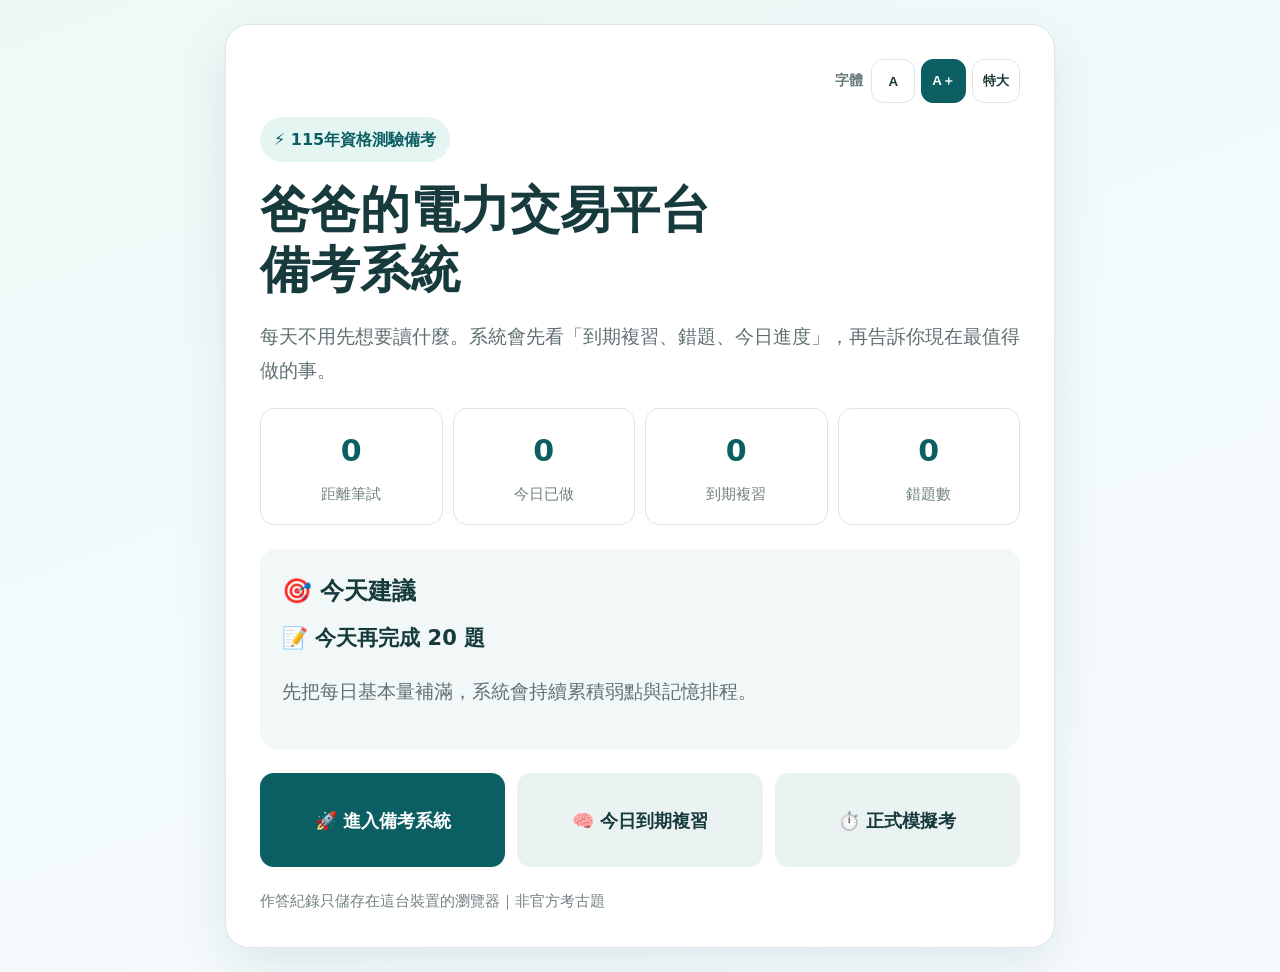
<file: index.html>
<!doctype html><html lang="zh-Hant"><head><meta charset="utf-8"><meta name="viewport" content="width=device-width,initial-scale=1"><title>台電備考系統</title><script>if(new URLSearchParams(location.search).get('study')!=='1'){location.replace('home.html')}</script><link rel="stylesheet" href="style.css"><link rel="stylesheet" href="accessibility.css"><script>try{document.documentElement.dataset.fontSize=localStorage.getItem('taipower_exam_font_size_v1')||'large'}catch(e){document.documentElement.dataset.fontSize='large'}</script></head><body><header class="topbar"><div class="brand"><div class="brand-mark">⚡</div><div><h1 id="appTitle">台電電力交易平台資格測驗｜刷題系統</h1><p>115年備考用｜非官方考古題</p></div></div><div style="display:flex;gap:8px"><a href="home.html" class="ghost small" style="text-decoration:none">⌂ 首頁</a><button id="themeBtn" class="ghost small">🌙</button></div></header><main class="container"><section id="homeView" class="view active"><div class="hero card exam-hero"><div><span class="eyebrow">115年電力交易平台專業人員資格測驗</span><h2>爸爸的備考儀表板</h2><p id="dataStatus" class="muted">正在讀取題庫…</p></div><div class="hero-kpi countdown-kpi"><span id="daysUntilExam">--</span><small>距離 10/3 筆試</small></div></div><section class="exam-dashboard-grid"><div class="exam-stat card"><div class="exam-stat-label">今日練習</div><div class="exam-stat-value"><strong id="todayPractice">0</strong><small> 題</small></div><div id="todayPracticeHint" class="exam-stat-hint">今天先完成 20 題</div></div><div class="exam-stat card"><div class="exam-stat-label">第一科正確率</div><div class="exam-stat-value"><strong id="subject1Accuracy">--</strong><small>%</small></div><div id="subject1Status" class="exam-stat-hint">尚未作答</div></div><div class="exam-stat card"><div class="exam-stat-label">第二科正確率</div><div class="exam-stat-value"><strong id="subject2Accuracy">--</strong><small>%</small></div><div id="subject2Status" class="exam-stat-hint">尚未作答</div></div><div class="exam-stat card"><div class="exam-stat-label">最弱單元</div><div id="weakestUnit" class="exam-stat-value text-value">尚無資料</div><div id="weakestUnitHint" class="exam-stat-hint">作答後自動分析</div></div><div class="exam-stat card"><div class="exam-stat-label">錯題數</div><div class="exam-stat-value"><strong id="wrongCountDashboard">0</strong><small> 題</small></div></div><div class="exam-stat card"><div class="exam-stat-label">距離考試</div><div class="exam-stat-value"><strong id="daysUntilExamCard">--</strong><small> 天</small></div></div></section><section class="card today-plan"><div class="section-title"><div><span class="eyebrow">今天就從這裡開始</span><h3 id="todayPlanTitle">今日建議：先做 20 題</h3></div><div class="question-count-chip">題庫 <span id="totalQuestions">0</span> 題</div></div><p id="todayPlanText" class="muted">完成後再看弱點，決定下一輪要練哪個單元。</p><div class="mode-grid"><button class="mode-card" data-mode="random20"><b>📝 今日 20 題</b></button><button class="mode-card" data-mode="random10"><b>🎯 快速 10 題</b></button><button class="mode-card" data-mode="wrong"><b>❌ 錯題複習</b><small id="wrongCountLabel">目前 0 題</small></button></div></section><section class="card dashboard"><h3>依科目練習</h3><div class="mode-grid"><button class="mode-card" data-mode="subject1"><b>⚙️ 科目一</b></button><button class="mode-card" data-mode="subject2"><b>📘 科目二</b></button><button class="mode-card" data-mode="all"><b>⏱️ 全題模擬</b></button></div></section><section class="card dashboard"><h3>第 1～10 單元專項練習</h3><div class="mode-grid"><button class="mode-card" data-unit="01"><b>第 1 單元</b></button><button class="mode-card" data-unit="02"><b>第 2 單元</b></button><button class="mode-card" data-unit="03"><b>第 3 單元</b></button><button class="mode-card" data-unit="04"><b>第 4 單元</b></button><button class="mode-card" data-unit="05"><b>第 5 單元</b></button><button class="mode-card" data-unit="06"><b>第 6 單元</b></button><button class="mode-card" data-unit="07"><b>第 7 單元</b></button><button class="mode-card" data-unit="08"><b>第 8 單元</b></button><button class="mode-card" data-unit="09"><b>第 9 單元</b></button><button class="mode-card" data-unit="10"><b>第 10 單元</b></button><button class="mode-card" data-mode="calc"><b>🧮 只練計算題</b></button></div></section><section class="card dashboard"><div class="section-title"><h3>弱點分析</h3><button id="resetStatsBtn" class="ghost danger small">清除紀錄</button></div><div id="weaknessList" class="weakness-list"></div></section></section><section id="quizView" class="view"><div class="quiz-head"><button id="quitBtn" class="ghost small">← 返回</button><div class="progress-wrap"><div class="progress-meta"><span id="questionProgress">1 / 10</span><span id="quizScore">答對 0</span></div><div class="progress"><div id="progressBar"></div></div></div></div><article class="question-card card"><div class="question-meta"><span id="questionSubject" class="pill"></span><span id="questionTopic" class="pill subtle"></span><span id="questionLevel" class="pill subtle"></span></div><h2 id="questionText"></h2><div id="options" class="options"></div><div id="feedback" class="feedback hidden"><div id="feedbackTitle" class="feedback-title"></div><p id="explanation"></p><div id="sourceBox" class="source-box"></div></div><button id="nextBtn" class="primary hidden">下一題 →</button></article></section><section id="resultView" class="view"><section class="result-card card"><div id="resultEmoji" class="result-emoji">🎉</div><h2 id="resultTitle">完成！</h2><div class="score-big"><span id="resultScore">0</span><small>%</small></div><p id="resultSummary" class="muted"></p><div id="subjectScores" class="subject-scores"></div><div class="result-actions"><button id="retryBtn" class="primary">再練一次</button><button id="homeBtn" class="ghost">回首頁</button></div></section></section></main><script src="config.js"></script><script src="questions.js"></script><script src="questions_extra.js"></script><script src="questions_unit1_dad.js"></script><script src="questions_unit2_dad.js"></script><script src="questions_unit3_dad.js"></script><script src="questions_unit4_dad.js"></script><script src="questions_unit5_dad.js"></script><script src="questions_unit6_dad.js"></script><script src="questions_unit7_dad.js"></script><script src="questions_unit8_dad.js"></script><script src="questions_unit9_dad.js"></script><script src="questions_unit10_dad.js"></script><script src="unit_filter.js"></script><script src="adaptive.js"></script><script src="app.js"></script><script src="coach.js"></script><script src="spaced_review.js"></script><script src="accessibility.js"></script><script src="speech.js"></script></body></html>
</file>
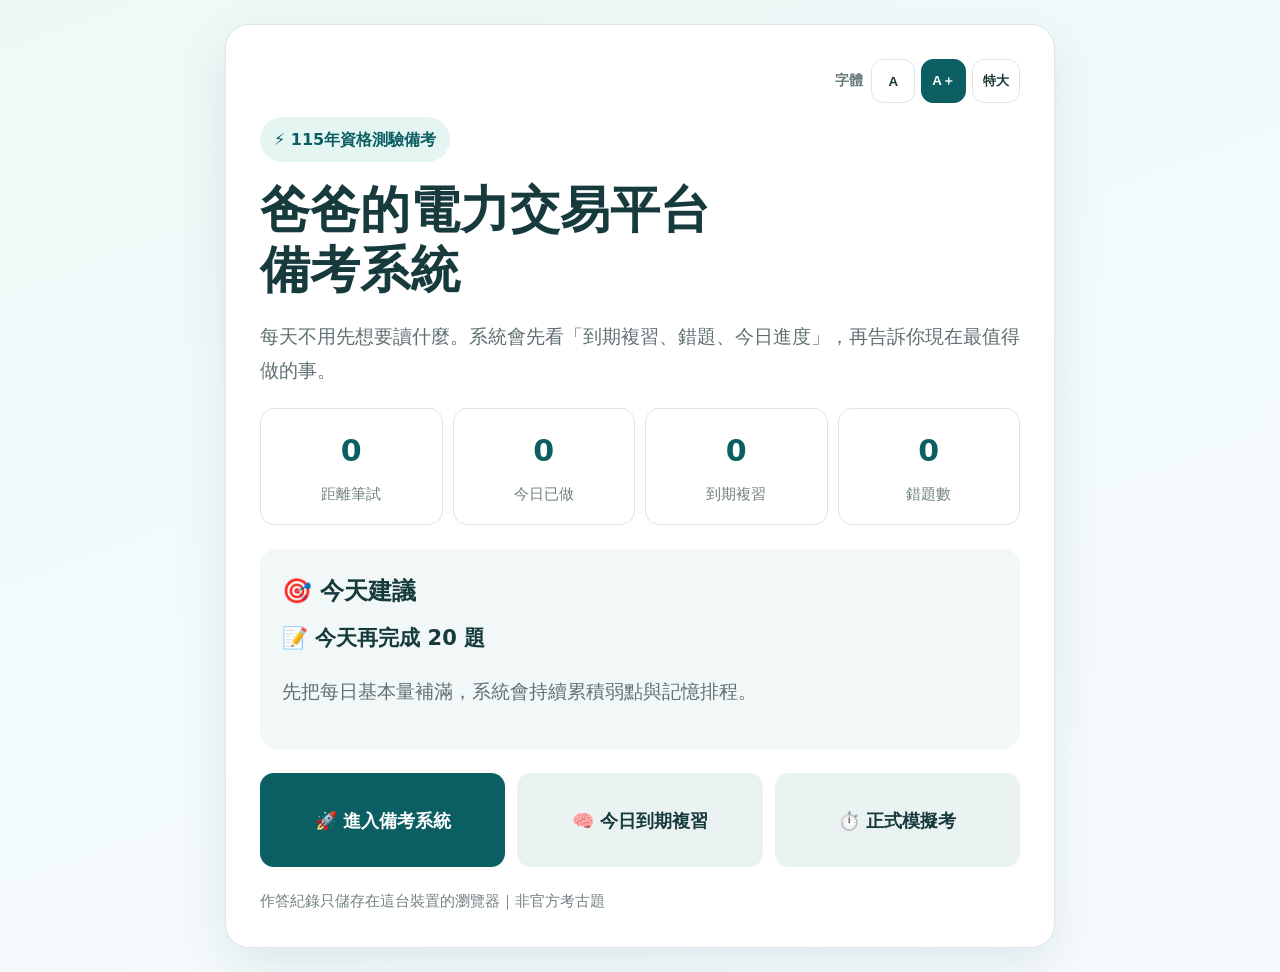
<file: home.html>
<!doctype html><html lang="zh-Hant"><head><meta charset="utf-8"><meta name="viewport" content="width=device-width,initial-scale=1"><title>爸爸的電力交易平台備考系統</title><link rel="stylesheet" href="accessibility.css"><style>body{margin:0;font-family:system-ui,-apple-system,"Noto Sans TC",sans-serif;background:linear-gradient(160deg,#eef9f7,#f7fbff);color:#173b3d;font-size:19px;line-height:1.7}.wrap{min-height:100vh;display:flex;align-items:center;justify-content:center;padding:24px}.card{width:min(760px,100%);background:#fff;border:1px solid #dbe8e7;border-radius:24px;padding:34px;box-shadow:0 18px 50px rgba(12,70,73,.1)}.badge{display:inline-block;background:#e5f5f2;color:#0b5f63;padding:9px 14px;border-radius:999px;font-weight:800;font-size:16px}h1{font-size:clamp(34px,7vw,50px);line-height:1.2;margin:18px 0 12px}p{line-height:1.8;color:#607173}.today{background:#f1f8f7;border-radius:17px;padding:22px;margin:24px 0}.today h2{font-size:24px;margin:0 0 10px}.today strong{font-size:21px;line-height:1.6}.stats{display:grid;grid-template-columns:repeat(4,1fr);gap:10px;margin:20px 0}.stat{padding:16px;border:1px solid #dbe8e7;border-radius:14px;text-align:center}.stat b{display:block;font-size:30px;color:#0b5f63}.stat small{color:#708080;font-size:15px}.actions{display:grid;grid-template-columns:repeat(3,1fr);gap:12px}.actions a{text-decoration:none;text-align:center;padding:18px 12px;border-radius:14px;background:#eaf3f2;color:#173b3d;font-weight:800;font-size:18px;line-height:1.5;min-height:58px;display:flex;align-items:center;justify-content:center}.actions a.primary{background:#0b5f63;color:#fff}.foot{font-size:15px;line-height:1.6;color:#718182;margin-top:22px}.font-tools{display:flex;justify-content:flex-end;margin-bottom:14px}@media(max-width:620px){body{font-size:18px}.wrap{padding:12px}.card{padding:24px 20px;border-radius:20px}.badge{font-size:15px}h1{font-size:clamp(32px,10vw,42px)}.stats{grid-template-columns:repeat(2,1fr)}.stat small{font-size:16px}.actions{grid-template-columns:1fr}.actions a{font-size:20px;min-height:64px}.today h2{font-size:23px}.today strong{font-size:20px}.foot{font-size:15px}}</style></head><body><main class="wrap"><section class="card"><div class="font-tools" data-accessibility-controls></div><span class="badge">⚡ 115年資格測驗備考</span><h1>爸爸的電力交易平台<br>備考系統</h1><p>每天不用先想要讀什麼。系統會先看「到期複習、錯題、今日進度」，再告訴你現在最值得做的事。</p><div class="stats"><div class="stat"><b id="days">--</b><small>距離筆試</small></div><div class="stat"><b id="todayCount">0</b><small>今日已做</small></div><div class="stat"><b id="dueCount">0</b><small>到期複習</small></div><div class="stat"><b id="wrongCount">0</b><small>錯題數</small></div></div><div class="today"><h2>🎯 今天建議</h2><strong id="advice">正在分析今天的學習任務…</strong><p id="detail">先完成最需要的複習，再進入新的題目。</p></div><div class="actions"><a class="primary" href="index.html?study=1">🚀 進入備考系統</a><a href="review.html">🧠 今日到期複習</a><a href="mock.html">⏱️ 正式模擬考</a></div><div class="foot">作答紀錄只儲存在這台裝置的瀏覽器｜非官方考古題</div></section></main><script src="accessibility.js"></script><script>(()=>{const now=new Date();const exam=new Date(2026,9,3);now.setHours(0,0,0,0);document.getElementById('days').textContent=Math.max(0,Math.ceil((exam-now)/86400000));function load(k,f){try{return JSON.parse(localStorage.getItem(k))||f}catch{return f}}const wrong=load('taipower_exam_wrong_ids_v1',[]).length;document.getElementById('wrongCount').textContent=wrong;const review=load('taipower_exam_spaced_review_v1',{});const due=Object.values(review).filter(x=>x&&x.due&&new Date(x.due)<=new Date()).length;document.getElementById('dueCount').textContent=due;const stats=load('taipower_exam_stats_v1',{});let today=0;const todayKey=new Date().toDateString();Object.values(stats).forEach(x=>{if(x&&x.last&&new Date(x.last).toDateString()===todayKey)today+=(x.attemptsToday||1)});document.getElementById('todayCount').textContent=today;const a=document.getElementById('advice'),d=document.getElementById('detail');if(due>0){a.textContent='🧠 先完成 '+due+' 題到期複習';d.textContent='這些題目正好到了最值得重新想一次的時間，完成後再刷新題。'}else if(wrong>0){a.textContent='❌ 先回收錯題本的 '+wrong+' 題';d.textContent='今天先把曾經答錯的題目重新做對，再增加新的題量。'}else if(today<20){a.textContent='📝 今天再完成 '+(20-today)+' 題';d.textContent='先把每日基本量補滿，系統會持續累積弱點與記憶排程。'}else{a.textContent='🎉 今日基本量完成';d.textContent='今天已達20題。可以做計算題、弱點單元，或先休息，明天再繼續。'}})();</script></body></html>
</file>
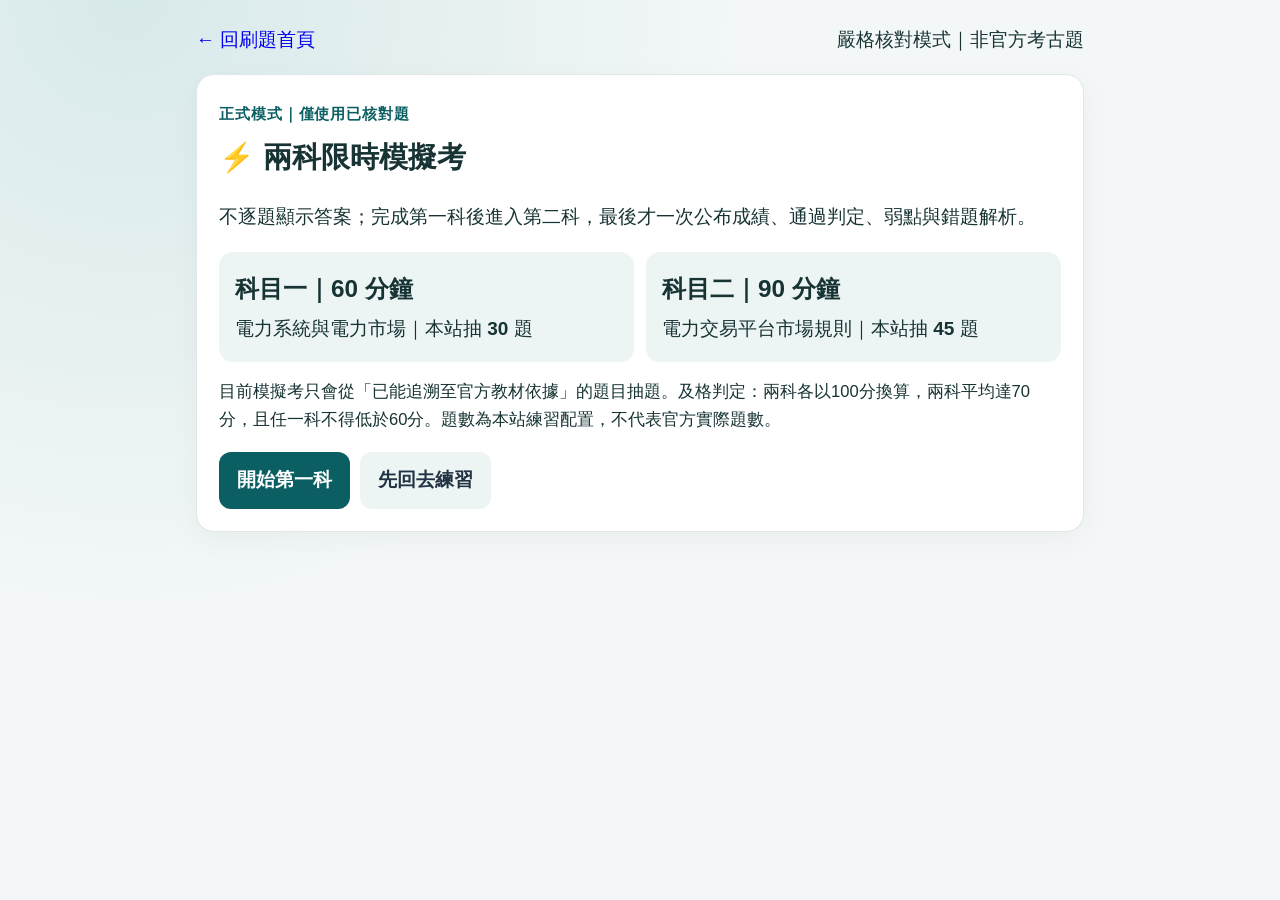
<file: mock.html>
<!doctype html>
<html lang="zh-Hant">
<head>
  <meta charset="utf-8">
  <meta name="viewport" content="width=device-width, initial-scale=1, viewport-fit=cover">
  <meta name="theme-color" content="#0b5f63">
  <title>115年正式模擬考｜電力交易平台資格測驗</title>
  <link rel="stylesheet" href="style.css">
  <link rel="stylesheet" href="accessibility.css">
  <style>
    .mock-shell{max-width:920px;margin:0 auto;padding:24px 16px 80px}.mock-top{display:flex;justify-content:space-between;gap:16px;align-items:center;margin-bottom:18px}.mock-top a{text-decoration:none}.mock-card{background:var(--card,#fff);border:1px solid var(--border,#dfe7e7);border-radius:18px;padding:22px;margin:16px 0;box-shadow:0 8px 30px rgba(0,0,0,.04)}.mock-hero h1{margin:.2rem 0 .6rem}.mock-grid{display:grid;grid-template-columns:repeat(2,minmax(0,1fr));gap:12px}.mock-kpi{padding:16px;border-radius:14px;background:rgba(11,95,99,.07)}.mock-kpi b{display:block;font-size:1.35rem;margin-bottom:4px}.mock-note{font-size:.92rem;line-height:1.7}.mock-actions{display:flex;gap:10px;flex-wrap:wrap;margin-top:18px}.mock-actions button,.mock-actions a{border:0;border-radius:12px;padding:12px 18px;font-weight:700;cursor:pointer;text-decoration:none}.mock-primary{background:#0b5f63;color:#fff}.mock-secondary{background:#edf4f4;color:#234}.mock-sticky{position:sticky;top:0;z-index:10;background:rgba(255,255,255,.96);backdrop-filter:blur(8px);border-bottom:1px solid #dfe7e7;padding:10px 0;margin-bottom:10px}.mock-sticky-inner{max-width:920px;margin:auto;padding:0 16px;display:flex;justify-content:space-between;align-items:center;gap:12px}.mock-timer{font-size:1.4rem;font-weight:800;font-variant-numeric:tabular-nums}.mock-question{scroll-margin-top:90px}.mock-question h3{line-height:1.6;font-size:1.05rem}.mock-option{display:flex;gap:10px;align-items:flex-start;padding:10px 12px;border:1px solid #dfe7e7;border-radius:12px;margin:8px 0;cursor:pointer}.mock-option:has(input:checked){border-color:#0b5f63;background:rgba(11,95,99,.07)}.mock-option input{margin-top:4px}.mock-meta{font-size:.84rem;opacity:.7;margin-bottom:8px}.mock-warn{color:#a64b00;font-weight:700}.mock-score{font-size:2rem;font-weight:900}.pass{color:#14804a}.fail{color:#b42318}.review-item{border-top:1px solid #e2e8e8;padding:16px 0}.review-item:first-child{border-top:0}.answer-chip{display:inline-block;padding:3px 8px;border-radius:999px;background:#eef3f3;margin-right:6px;font-size:.86rem}.hidden{display:none!important}html[data-font-size="large"] .mock-question h3{font-size:1.35rem}html[data-font-size="large"] .mock-option{font-size:1.15rem;line-height:1.65;padding:14px}html[data-font-size="xlarge"] .mock-question h3{font-size:1.55rem}html[data-font-size="xlarge"] .mock-option{font-size:1.3rem;line-height:1.7;padding:16px}@media(max-width:640px){.mock-grid{grid-template-columns:1fr}.mock-top{align-items:flex-start;flex-direction:column}.mock-sticky-inner{align-items:flex-start;flex-direction:column}.mock-card{padding:17px}}
  </style>
</head>
<body>
  <div id="introView" class="mock-shell">
    <div class="mock-top"><a href="index.html">← 回刷題首頁</a><span>嚴格核對模式｜非官方考古題</span></div>
    <section class="mock-card mock-hero">
      <span class="eyebrow">正式模式｜僅使用已核對題</span>
      <h1>⚡ 兩科限時模擬考</h1>
      <p>不逐題顯示答案；完成第一科後進入第二科，最後才一次公布成績、通過判定、弱點與錯題解析。</p>
      <div class="mock-grid">
        <div class="mock-kpi"><b>科目一｜60 分鐘</b><span>電力系統與電力市場｜本站抽 <strong id="s1Count">25</strong> 題</span></div>
        <div class="mock-kpi"><b>科目二｜90 分鐘</b><span>電力交易平台市場規則｜本站抽 <strong id="s2Count">25</strong> 題</span></div>
      </div>
      <p class="mock-note">目前模擬考只會從「已能追溯至官方教材依據」的題目抽題。及格判定：兩科各以100分換算，兩科平均達70分，且任一科不得低於60分。題數為本站練習配置，不代表官方實際題數。</p>
      <div class="mock-actions"><button id="startMockBtn" class="mock-primary">開始第一科</button><a class="mock-secondary" href="index.html">先回去練習</a></div>
    </section>
  </div>

  <div id="examView" class="hidden">
    <div class="mock-sticky"><div class="mock-sticky-inner"><div><b id="subjectTitle">科目一</b><div id="answerProgress">已作答 0 / 0</div></div><div><span>剩餘時間</span> <span id="timer" class="mock-timer">60:00</span></div></div></div>
    <main class="mock-shell" style="padding-top:0"><div id="questionList"></div><section class="mock-card"><div id="unansweredHint" class="mock-warn"></div><div class="mock-actions"><button id="submitSubjectBtn" class="mock-primary">交卷</button></div></section></main>
  </div>

  <div id="breakView" class="mock-shell hidden">
    <div class="mock-top"><a href="index.html">← 回刷題首頁</a></div>
    <section class="mock-card mock-hero"><span class="eyebrow">第一科已交卷</span><h1>先不公布分數</h1><p>為了接近正式測驗，第一科成績會等兩科全部完成後才一起顯示。練習版不強制等待，可直接開始第二科。</p><div class="mock-actions"><button id="startS2Btn" class="mock-primary">開始第二科｜90分鐘</button></div></section>
  </div>

  <div id="resultView" class="mock-shell hidden">
    <div class="mock-top"><a href="index.html">← 回刷題首頁</a><a href="mock.html">再抽一份模擬考</a></div>
    <section class="mock-card mock-hero"><span class="eyebrow">兩科作答完成</span><h1 id="passTitle">模擬結果</h1><div class="mock-grid"><div class="mock-kpi"><b>第一科 <span id="s1Score" class="mock-score">0</span></b><span id="s1Pass"></span></div><div class="mock-kpi"><b>第二科 <span id="s2Score" class="mock-score">0</span></b><span id="s2Pass"></span></div></div><p>兩科平均：<strong id="avgScore" class="mock-score">0</strong></p><p id="resultRule" class="mock-note"></p></section>
    <section class="mock-card"><span class="eyebrow">本次弱點</span><h2>最需要再練的單元</h2><div id="weakTopics"></div></section>
    <section class="mock-card"><span class="eyebrow">錯題解析</span><h2>本次答錯／未作答</h2><div id="reviewList"></div></section>
  </div>

  <script src="accessibility.js"></script>
  <script src="config.js"></script>
  <script src="questions_verified_core_v1.js"></script>
  <script src="questions_confusion_v3.js"></script>
  <script src="strict_filter.js"></script>
  <script src="mock.js"></script>
</body>
</html>
</file>
<file: style.css>
:root{
  --bg:#f3f7f7; --panel:#ffffff; --text:#173334; --muted:#637677;
  --brand:#0b5f63; --brand2:#16868b; --line:#dce8e8; --soft:#e8f4f4;
  --good:#147a49; --good-bg:#e8f7ef; --bad:#b73838; --bad-bg:#fff0f0;
  --warn:#9a6700; --warn-bg:#fff7db;
  --shadow:0 12px 32px rgba(21,61,63,.08);
}
[data-theme="dark"]{
  --bg:#102122; --panel:#172b2c; --text:#edf8f8; --muted:#a9bbbb;
  --brand:#5dc7cb; --brand2:#7ad8dc; --line:#2b4748; --soft:#203b3c;
  --good:#65d69a; --good-bg:#173b2b; --bad:#ff8b8b; --bad-bg:#472727;
  --warn:#f3c969; --warn-bg:#3d351d;
  --shadow:0 12px 32px rgba(0,0,0,.25);
}
*{box-sizing:border-box}
html{font-family:Inter,"Noto Sans TC","PingFang TC","Microsoft JhengHei",sans-serif;background:var(--bg);color:var(--text);font-size:18px}
body{margin:0;min-height:100vh;background:radial-gradient(circle at 10% 0%,rgba(22,134,139,.12),transparent 34rem),var(--bg);line-height:1.7}
button{font:inherit}
.topbar{display:flex;justify-content:space-between;align-items:center;padding:18px max(20px,calc((100vw - 1040px)/2));border-bottom:1px solid var(--line);background:color-mix(in srgb,var(--panel) 92%,transparent);backdrop-filter:blur(14px);position:sticky;top:0;z-index:10}
.brand{display:flex;align-items:center;gap:12px}.brand-mark{font-size:30px}
.brand h1{font-size:20px;margin:0 0 3px}.brand p{font-size:15px;color:var(--muted);margin:0}
.container{width:min(1040px,calc(100% - 32px));margin:28px auto 56px}
.view{display:none}.view.active{display:block}
.card{background:var(--panel);border:1px solid var(--line);border-radius:20px;box-shadow:var(--shadow)}
.hero{display:flex;justify-content:space-between;align-items:center;padding:28px;margin-bottom:18px}
.hero h2{font-size:32px;margin:5px 0 8px}.eyebrow{font-size:15px;letter-spacing:.06em;text-transform:uppercase;color:var(--brand);font-weight:800}
.muted{color:var(--muted)}
.hero-note{font-size:16px;color:var(--muted);margin:9px 0 0}
.hero-kpi{text-align:center;min-width:120px;padding:18px;border-radius:16px;background:var(--soft)}
.hero-kpi span{display:block;font-size:38px;font-weight:800;color:var(--brand)}.hero-kpi small{color:var(--muted);font-size:15px}
.countdown-kpi{min-width:150px}.countdown-kpi span{font-size:48px}.countdown-kpi small{font-weight:700}

.exam-dashboard-grid{display:grid;grid-template-columns:repeat(3,1fr);gap:14px;margin-bottom:18px}
.exam-stat{padding:20px;min-height:154px;position:relative;overflow:hidden}
.exam-stat::after{content:"";position:absolute;width:76px;height:76px;border-radius:50%;right:-26px;top:-26px;background:var(--soft)}
.exam-stat-icon{display:block;font-size:24px;margin-bottom:14px;position:relative;z-index:1}
.exam-stat-label{font-size:16px;color:var(--muted);font-weight:700;margin-bottom:5px;position:relative;z-index:1}
.exam-stat-value{font-size:18px;font-weight:800;min-height:42px;display:flex;align-items:baseline;gap:3px;position:relative;z-index:1}
.exam-stat-value strong{font-size:36px;color:var(--brand);line-height:1.1}
.exam-stat-value small{font-size:16px;color:var(--muted)}
.exam-stat-value.text-value{font-size:22px;line-height:1.4;color:var(--brand);align-items:center}
.exam-stat-hint{font-size:15px;color:var(--muted);line-height:1.6;position:relative;z-index:1;margin-top:5px}

.today-plan{padding:24px;margin-bottom:18px;border-color:color-mix(in srgb,var(--brand) 32%,var(--line))}
.question-count-chip{font-size:15px;font-weight:800;color:var(--brand);background:var(--soft);padding:9px 12px;border-radius:999px;white-space:nowrap}
.quick-mode-grid{margin-top:18px;margin-bottom:0}.featured-mode{border-color:var(--brand2);background:color-mix(in srgb,var(--soft) 72%,var(--panel))}

.mode-grid{display:grid;grid-template-columns:repeat(3,1fr);gap:14px;margin-bottom:18px}
.mode-card{appearance:none;text-align:left;min-height:142px;border:1px solid var(--line);border-radius:18px;background:var(--panel);padding:22px;color:var(--text);cursor:pointer;transition:.18s;box-shadow:0 6px 18px rgba(21,61,63,.04)}
.mode-card:hover{transform:translateY(-2px);border-color:var(--brand2);box-shadow:var(--shadow)}
.mode-card:disabled{opacity:.45;cursor:not-allowed;transform:none}
.mode-icon{display:block;font-size:28px;margin-bottom:18px}.mode-card b{display:block;font-size:20px;margin-bottom:6px}.mode-card small{color:var(--muted);font-size:16px}
.dashboard{padding:24px;margin-bottom:18px}.section-title{display:flex;align-items:center;justify-content:space-between;gap:14px}.section-title h3{margin:4px 0 12px;font-size:22px}
.weakness-list{display:grid;gap:10px}.weak-row{display:grid;grid-template-columns:minmax(120px,1fr) 3fr 70px;align-items:center;gap:12px}
.weakest-row{padding:10px;border-radius:12px;background:var(--warn-bg)}
.weak-name{font-size:16px}.weak-track{height:9px;border-radius:99px;background:var(--soft);overflow:hidden}.weak-fill{height:100%;background:var(--brand2);border-radius:99px}.weak-rate{text-align:right;font-size:16px;font-weight:700}
.empty-state{color:var(--muted);font-size:17px;padding:12px 0}
.notice{padding:20px 24px}.notice b{display:block;margin-bottom:5px}.notice p{margin:0;color:var(--muted);font-size:17px;line-height:1.7}
.ghost,.primary{border-radius:12px;padding:14px 18px;cursor:pointer;min-height:48px}
.ghost{border:1px solid var(--line);background:transparent;color:var(--text)}.ghost:hover{background:var(--soft)}
.primary{border:0;background:var(--brand);color:#fff;font-weight:800}.primary:hover{filter:brightness(1.05)}
.small{padding:10px 13px;font-size:16px}.danger{color:var(--bad)}
.quiz-head{display:flex;gap:16px;align-items:center;margin-bottom:16px}.progress-wrap{flex:1}.progress-meta{display:flex;justify-content:space-between;font-size:16px;color:var(--muted);margin-bottom:7px}
.progress{height:10px;background:var(--line);border-radius:99px;overflow:hidden}.progress div{height:100%;width:0;background:var(--brand);transition:width .2s}
.question-card{padding:30px}.question-meta{display:flex;flex-wrap:wrap;gap:8px;margin-bottom:20px}.pill{display:inline-flex;padding:8px 11px;border-radius:99px;background:var(--brand);color:#fff;font-size:14px;font-weight:800}.pill.subtle{background:var(--soft);color:var(--text)}
.question-card h2{font-size:28px;line-height:1.7;margin:0 0 26px}
.options{display:grid;gap:14px}.option{display:flex;gap:14px;align-items:flex-start;width:100%;padding:19px 18px;text-align:left;border:1px solid var(--line);border-radius:14px;background:var(--panel);color:var(--text);cursor:pointer;font-size:22px;line-height:1.7;min-height:64px}
.option:hover:not(:disabled){border-color:var(--brand2);background:var(--soft)}.option:disabled{cursor:default}
.option-letter{display:flex;align-items:center;justify-content:center;flex:0 0 34px;height:34px;border-radius:9px;background:var(--soft);font-weight:800;color:var(--brand);font-size:20px;margin-top:2px}
.option.correct{border-color:var(--good);background:var(--good-bg)}.option.wrong{border-color:var(--bad);background:var(--bad-bg)}
.feedback{margin-top:24px;padding:22px;border-radius:14px;background:var(--soft);font-size:20px;line-height:1.8}.feedback.good{background:var(--good-bg)}.feedback.bad{background:var(--bad-bg)}
.feedback-title{font-weight:900;margin-bottom:7px;font-size:22px}.feedback p{margin:0 0 14px}.source-box{font-size:16px;color:var(--muted);border-top:1px solid var(--line);padding-top:12px;line-height:1.7}
.source-box a{color:var(--brand);font-weight:700}.hidden{display:none!important}
#nextBtn{margin-top:20px;width:100%;font-size:20px;min-height:58px}
.result-card{max-width:620px;margin:50px auto;padding:38px;text-align:center}.result-emoji{font-size:48px}.result-card h2{font-size:30px;margin:8px 0}.score-big{font-size:76px;font-weight:900;color:var(--brand);line-height:1}.score-big small{font-size:26px}
.subject-scores{display:grid;gap:9px;margin:22px 0;text-align:left}.score-row{display:flex;justify-content:space-between;padding:14px 16px;border:1px solid var(--line);border-radius:12px;font-size:18px}.result-actions{display:flex;gap:10px;justify-content:center;margin-top:22px}
footer{display:flex;justify-content:center;gap:7px;flex-wrap:wrap;color:var(--muted);font-size:15px;padding:0 18px 30px}
@media(max-width:760px){
  html{font-size:18px}
  .container{width:min(100% - 18px,1040px);margin-top:14px}.topbar{padding:12px 12px}
  .brand h1{font-size:18px}.brand p{font-size:14px}.brand-mark{font-size:26px}
  .hero{padding:21px}.hero h2{font-size:28px}.hero-kpi{min-width:90px;padding:14px}.hero-kpi span{font-size:34px}.countdown-kpi{min-width:110px}.countdown-kpi span{font-size:40px}
  .exam-dashboard-grid{grid-template-columns:repeat(2,1fr)}.exam-stat{min-height:150px;padding:17px}
  .mode-grid{grid-template-columns:repeat(2,1fr)}.mode-card{min-height:132px;padding:18px}
  .question-card{padding:22px}.question-card h2{font-size:26px;line-height:1.7}.option{font-size:21px;padding:18px 16px}.feedback{font-size:19px}.weak-row{grid-template-columns:100px 1fr 55px}
}
@media(max-width:440px){
  .hero{align-items:flex-start;gap:14px}.hero-kpi{min-width:78px}.countdown-kpi{min-width:92px}.countdown-kpi small{font-size:13px}
  .exam-dashboard-grid{grid-template-columns:1fr;gap:10px}.exam-stat{min-height:132px;padding:17px}.exam-stat-value strong{font-size:34px}.exam-stat-value.text-value{font-size:21px}
  .mode-grid{grid-template-columns:1fr;gap:10px}.mode-card{min-height:92px}.mode-icon{margin-bottom:12px}.result-card{padding:26px 18px}
  .section-title{align-items:flex-start;flex-direction:column}.question-count-chip{font-size:14px}
  .question-card h2{font-size:25px}.option{font-size:21px;line-height:1.65}.progress-meta{font-size:15px}
}
</file>
<file: accessibility.css>
/* Persistent reading-size controls */
[data-accessibility-controls]{display:flex;align-items:center;gap:6px;flex-wrap:wrap}
.font-control-label{font-size:14px;font-weight:800;color:var(--muted,#637677);margin-right:2px}
.font-size-btn{min-width:44px;min-height:44px;border:1px solid var(--line,#dce8e8);border-radius:12px;background:var(--panel,#fff);color:var(--text,#173334);font-weight:900;cursor:pointer;padding:8px 10px}
.font-size-btn.active,.font-size-btn[aria-pressed="true"]{background:var(--brand,#0b5f63);color:#fff;border-color:var(--brand,#0b5f63)}
.sr-only{position:absolute!important;width:1px!important;height:1px!important;padding:0!important;margin:-1px!important;overflow:hidden!important;clip:rect(0,0,0,0)!important;white-space:nowrap!important;border:0!important}

html[data-font-size="normal"]{font-size:16px}
html[data-font-size="large"]{font-size:18px}
html[data-font-size="xlarge"]{font-size:20px}

html[data-font-size="normal"] body{font-size:17px!important}
html[data-font-size="large"] body{font-size:19px!important}
html[data-font-size="xlarge"] body{font-size:22px!important}
html[data-font-size="xlarge"] .actions a{font-size:22px!important;min-height:66px!important}
html[data-font-size="xlarge"] .today strong{font-size:24px!important}
html[data-font-size="xlarge"] .stat small{font-size:17px!important}
html[data-font-size="xlarge"] .foot{font-size:17px!important}

html[data-font-size="large"] .question-card h2{font-size:30px!important}
html[data-font-size="large"] .option{font-size:22px!important;line-height:1.7!important;padding:19px 18px!important}
html[data-font-size="large"] .feedback{font-size:20px!important;line-height:1.85!important}
html[data-font-size="large"] .source-box{font-size:16px!important;line-height:1.7!important}

html[data-font-size="xlarge"] .question-card h2{font-size:34px!important;line-height:1.65!important}
html[data-font-size="xlarge"] .option{font-size:25px!important;line-height:1.75!important;padding:22px 20px!important}
html[data-font-size="xlarge"] .option-letter{flex-basis:38px!important;height:38px!important;font-size:22px!important}
html[data-font-size="xlarge"] .feedback{font-size:23px!important;line-height:1.9!important;padding:22px!important}
html[data-font-size="xlarge"] .feedback-title{font-size:25px!important}
html[data-font-size="xlarge"] .source-box{font-size:18px!important;line-height:1.75!important}
html[data-font-size="xlarge"] .primary,html[data-font-size="xlarge"] .ghost{font-size:20px!important;min-height:52px!important}

.read-question-btn{margin-left:auto;min-height:46px;padding:10px 16px!important;font-size:17px!important;font-weight:900;white-space:nowrap;border-color:var(--brand)!important;color:var(--brand)!important;background:var(--soft)!important}
.read-question-btn[aria-pressed="true"]{background:var(--brand)!important;color:#fff!important}

@media(max-width:760px){
  [data-accessibility-controls]{width:100%;justify-content:flex-end;margin-top:8px}
  .font-control-label{font-size:15px}
  .font-size-btn{min-width:48px;min-height:48px;font-size:17px}
  html[data-font-size="large"] .question-card h2{font-size:26px!important}
  html[data-font-size="xlarge"] .question-card h2{font-size:30px!important}
  html[data-font-size="xlarge"] .option{font-size:23px!important}
  .read-question-btn{width:100%;margin:7px 0 0;min-height:54px;font-size:19px!important}
}
</file>
